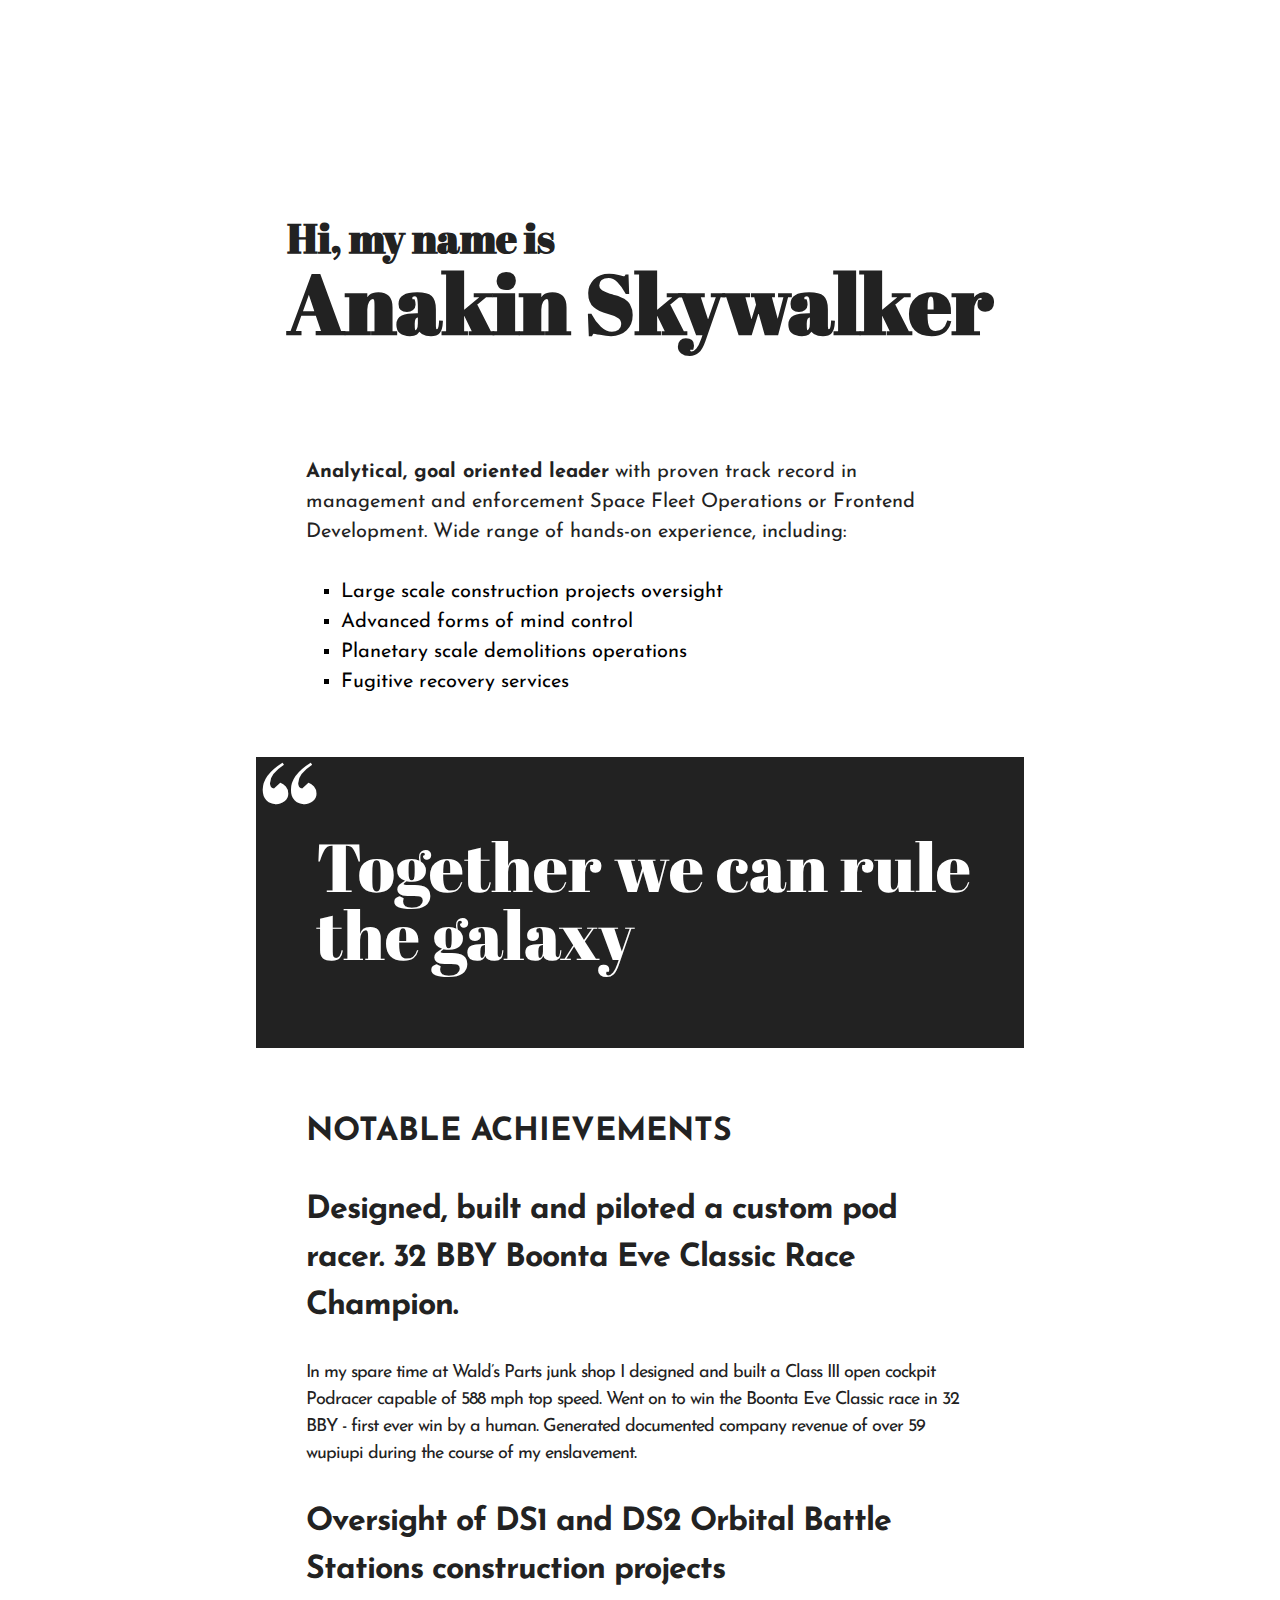
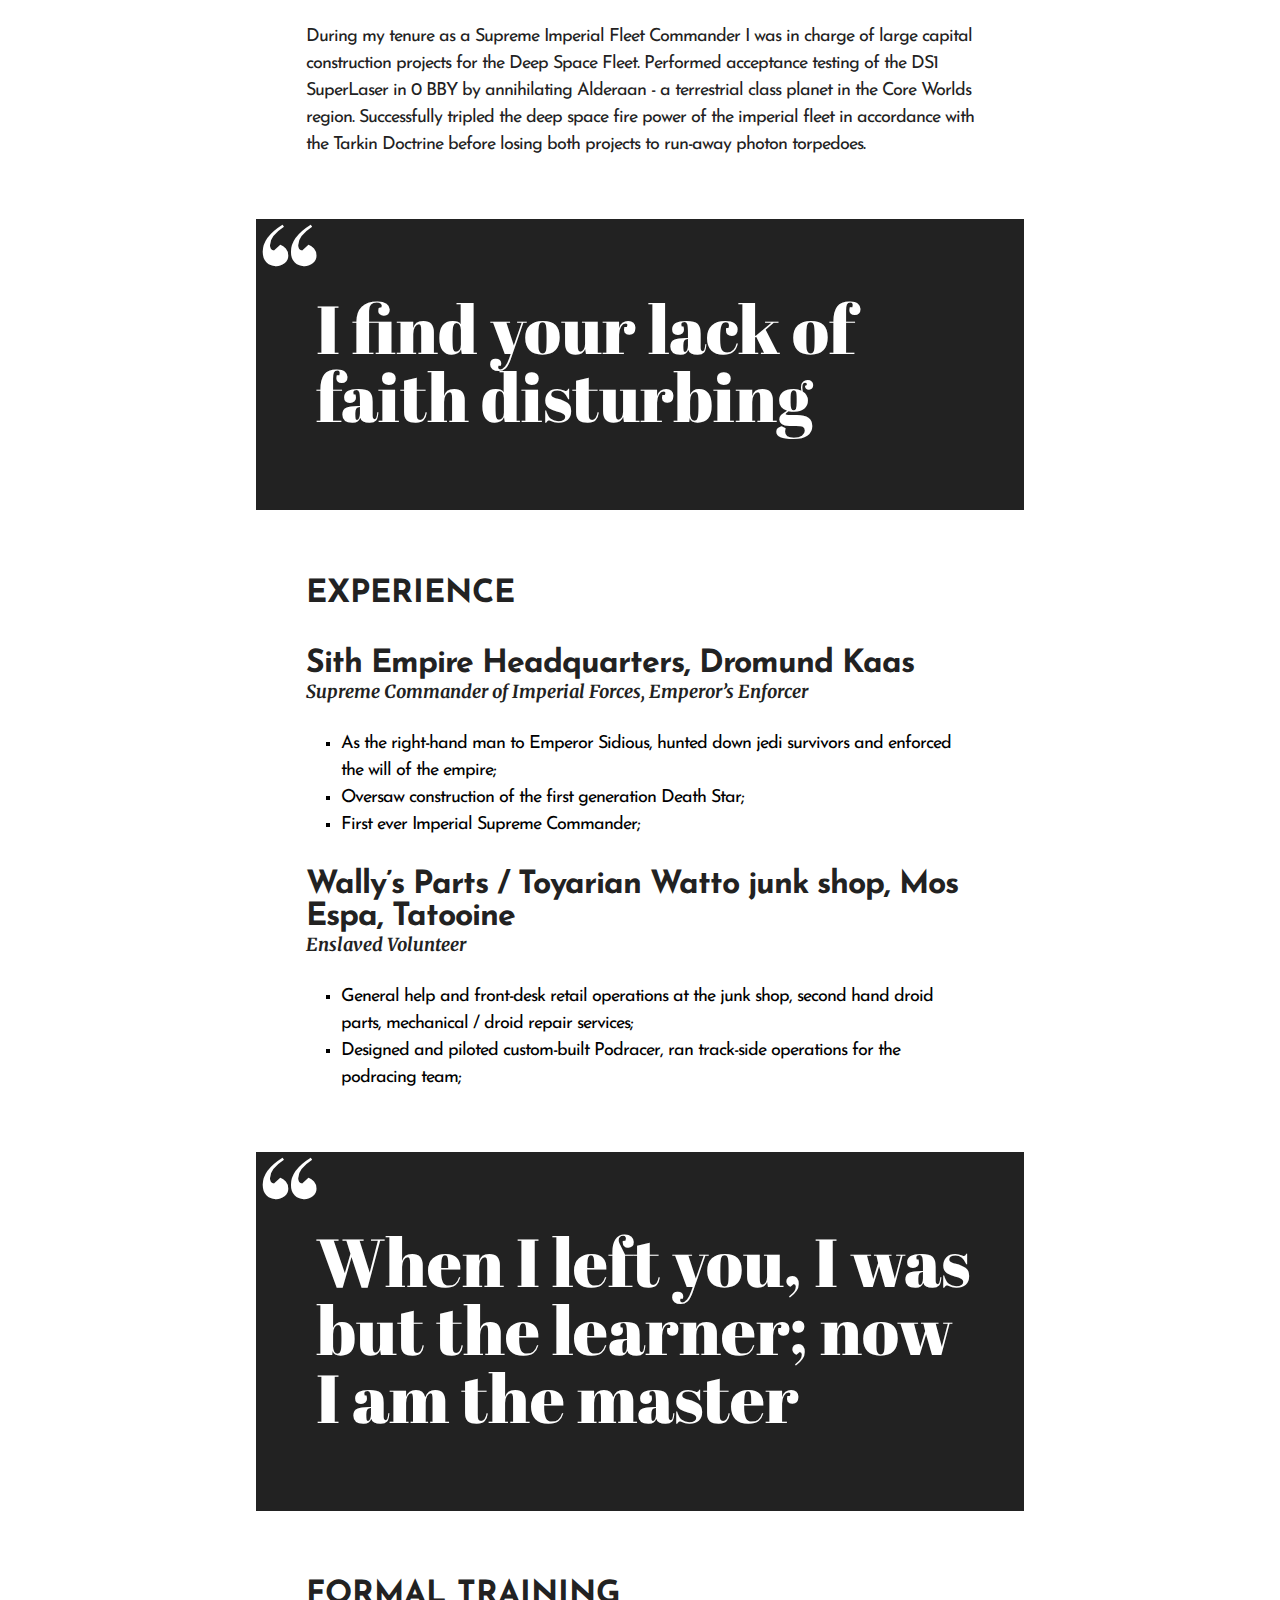
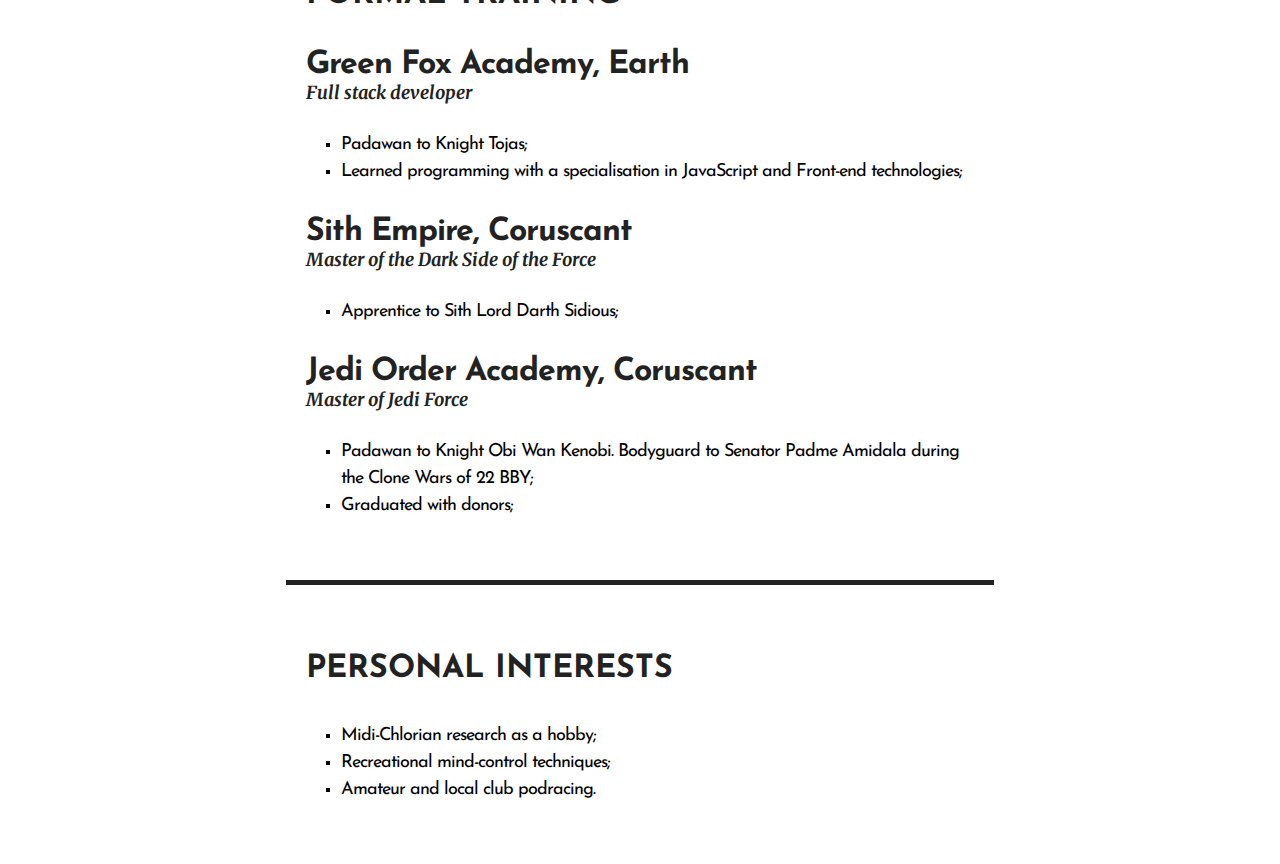
<file: anakin/index.html>
<!DOCTYPE html>
<html lang="en" >
<head>
  <meta charset="UTF-8">
  <title>CodePen - stayathome coding camp #3 - Anakin Skywalker - gyakorlás</title>
  <link href="https://fonts.googleapis.com/css2?family=Abril+Fatface&family=Josefin+Sans:wght@400;700&family=Merriweather:wght@400;700&display=swap" rel="stylesheet"><link rel="stylesheet" href="./style.css">

</head>
<body>
<!-- partial:index.partial.html -->
<header>
  <div class="header-text">
    <h2 class="iam">Hi, my name is</h2>
    <h1 class="name">Anakin Skywalker</h1>
  </div>
</header>
<main class="main-content">
  
  <section class="szakasz">
    <p>
      <span class="bold">Analytical, goal oriented leader</span>
      with proven track record in management and enforcement Space Fleet Operations or Frontend Development. Wide range of hands-on experience, including:
    </p>
    <ul>
      <li>Large scale construction projects oversight</li>
      <li>Advanced forms of mind control</li>
      <li>Planetary scale demolitions operations</li>
      <li>Fugitive recovery services</li>
    </ul>
  </section>
  
  <blockquote>
    Together we can rule the galaxy
  </blockquote>
  
  <section class="szakasz">
    <p class="h1 bold">Notable achievements</p>
    <p class="h2 bold">Designed, built and piloted a custom pod racer. 32 BBY Boonta Eve Classic Race Champion.</p>
    <p class="h2 small">
      In my spare time at Wald’s Parts junk shop I designed and built a Class III open cockpit Podracer capable of 588 mph top speed. Went on to win the Boonta Eve Classic race in 32 BBY - first ever win by a human. Generated documented company revenue of over 59 wupiupi during the course of my enslavement.
    </p>
    <p class="h2 bold">Oversight of DS1 and DS2 Orbital Battle Stations construction projects</p>
    <p class="h2 small">
      During my tenure as a Supreme Imperial Fleet Commander I was in charge of large capital construction projects for the Deep Space Fleet. Performed acceptance testing of the DS1 SuperLaser in 0 BBY by annihilating Alderaan - a terrestrial class planet in the Core Worlds region. Successfully tripled the deep space fire power of the imperial fleet in accordance with the Tarkin Doctrine before losing both projects to run-away photon torpedoes.
    </p>
  </section>
  
  <blockquote>
    I find your lack of faith disturbing
  </blockquote>
  
  <section class="szakasz">
    <p class="h1 bold">Experience</p>
    <p class="h2 bold lowergap">Sith Empire Headquarters, Dromund Kaas</p>
    <p class="sub bold lowergap">Supreme Commander of Imperial Forces, Emperor’s Enforcer</p>
    <ul class="h2 small">
      <li>As the right-hand man to Emperor Sidious, hunted down jedi survivors and enforced the will of the empire;</li>
      <li>Oversaw construction of the first generation Death Star;</li>
      <li>First ever Imperial Supreme Commander;</li>
    </ul>
    <p class="h2 bold lowergap">Wally’s Parts / Toyarian Watto junk shop, Mos Espa, Tatooine</p>
    <p class="sub bold lowergap">Enslaved Volunteer</p>
    <ul class="h2 small">
      <li>General help and front-desk retail operations at the junk shop, second hand droid parts, mechanical / droid repair services;</li>
      <li>Designed and piloted custom-built Podracer, ran track-side operations for the podracing team;</li>
    </ul>
  </section>
  
  <blockquote>
    When I left you, I was but the learner; now I am the master
  </blockquote>
  
  <section class="szakasz">
    <p class="h1 bold">Formal training</p>
    <p class="h2 bold lowergap">Green Fox Academy, Earth</p>
    <p class="sub bold lowergap">Full stack developer</p>
    <ul class="h2 small">
      <li>Padawan to Knight Tojas;</li>
      <li>Learned programming with a specialisation in JavaScript and Front-end technologies;</li>
    </ul>
    <p class="h2 bold lowergap">Sith Empire, Coruscant</p>
    <p class="sub bold lowergap">Master of the Dark Side of the Force</p>
    <ul class="h2 small">
      <li>Apprentice to Sith Lord Darth Sidious;</li>
    </ul>
    <p class="h2 bold lowergap">Jedi Order Academy, Coruscant</p>
    <p class="sub bold lowergap">Master of Jedi Force</p>
    <ul class="h2 small">
      <li>Padawan to Knight Obi Wan Kenobi. Bodyguard to Senator Padme Amidala during the Clone Wars of 22 BBY;</li>
      <li>Graduated with donors;</li>
    </ul>
  </section>
  <hr>
  <section class="szakasz">
    <p class="h1 bold">Personal interests</p>
    <ul class="h2 small">
      <li>Midi-Chlorian research as a hobby;</li>
      <li>Recreational mind-control techniques;</li>
      <li>Amateur and local club podracing.</li>
    </ul>
  </section>
</main>
<!-- partial -->
  
</body>
</html>
</file>
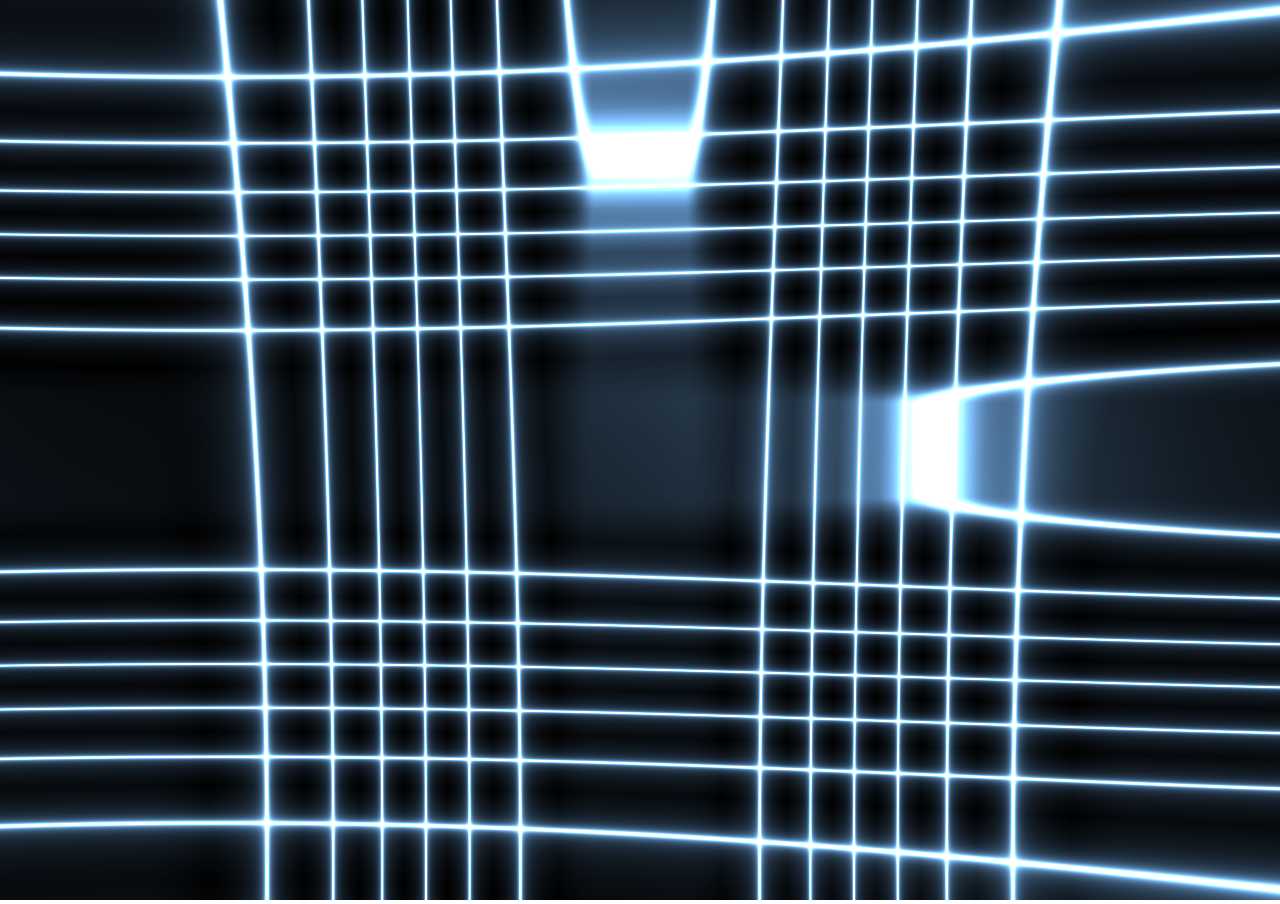
<file: futuristic-grid/index.html>
<!DOCTYPE html>
<html >
  <head>
    <meta charset="UTF-8">
    <title>Futuristic grid2</title>
    
    
    
    
        <style>
      /* NOTE: The styles were added inline because Prefixfree needs access to your styles and they must be inlined if they are on local disk! */
      * {
  margin: 0;
  padding: 0;
}
    </style>

    
        <script src="js/prefixfree.min.js"></script>

    
  </head>

  <body>

    <script id="sf" type="x-shader/x-fragment">
#ifdef GL_ES
precision mediump float;
#endif

float hash (float v) {
  return smoothstep(0.1, 0.9, abs(sin(v))) * 20.0;
}

uniform float time;
uniform vec2 mouse;  
uniform vec2 resolution;

void main(void) {
    vec2 q = gl_FragCoord.xy / resolution.xy;
    vec2 p = -1.0 + 2.0 * q;		
    p.x *= resolution.x / resolution.y;	
    	
    vec3 col = vec3(0.2, 0.3, 0.4);
    vec3 c = vec3(0.0);	
    c += col / (abs(tan(hash(p.x) + cos(time + p.y) + mouse.y * 10.0))); 
    c += col / (abs(tan(hash(p.y) + cos(time + p.x) + mouse.x * 10.0)));
    c /= 5.0;	
	
    gl_FragColor = vec4(c, 1.0);
}
</script>
<script id="sv" type="x-shader/x-vertex">
  attribute vec4 vPosition;
  void main (void) {
  gl_Position = vPosition;
  }
</script>
<canvas></canvas>
    
        <script src="js/index.js"></script>

    
    
    
  </body>
</html>
</file>
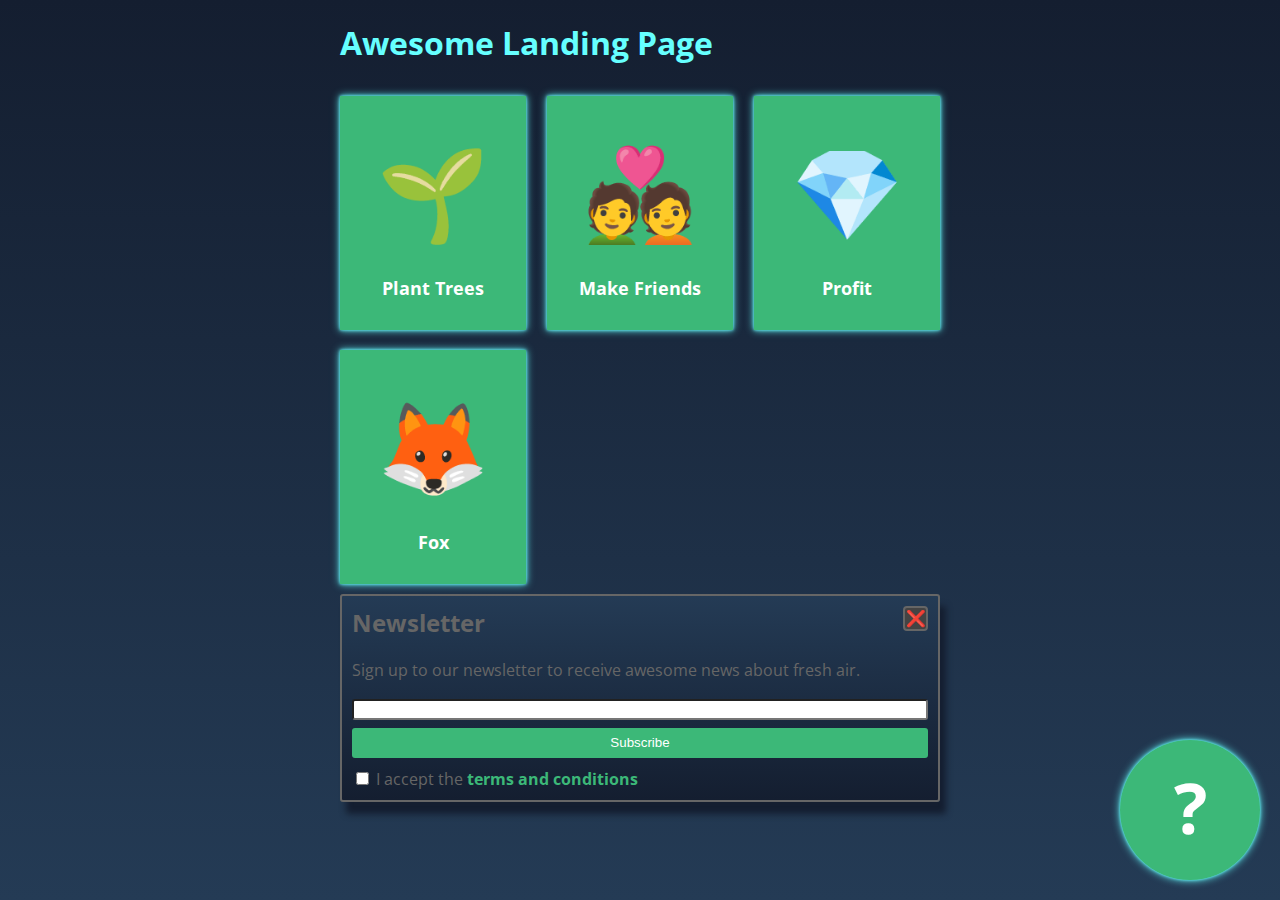
<file: landing-page/index.html>
<!DOCTYPE html>
<html lang="en" >
<head>
  <meta charset="UTF-8">
  <title>CodePen - stayathome coding camp #2 - oktatás</title>
  <link href="https://fonts.googleapis.com/css2?family=Open+Sans:wght@300;700&display=swap" rel="stylesheet">
  <link rel="stylesheet" href="./style.css">

</head>
<body>
<!-- partial:index.partial.html -->
<main>
  <h1>Awesome Landing Page</h1>
  <div class="key-features">
    <div class="feature">
      <p class="fox">&#127793</p>
      <p>Plant Trees</p>
    </div>
    <div class="feature">
      <p class="fox">&#128145</p>
      <p>Make Friends</p>
    </div>
    <div class="feature">
      <p class="fox">&#128142</p>
      <p>Profit</p>
    </div>
    <div class="feature">
      <p class="fox">&#129418</p>
      <p>Fox</p>
    </div>
  </div>
  <form class="newsletter-form">
    <h2 class=>Newsletter</h2>
    <p>Sign up to our newsletter to receive awesome news about fresh air.</p>
    <div>
      <input type="email"><br>
    </div>
    <div>
      <input type="submit" value="Subscribe">
    </div>
    <input type="checkbox" id="tac">
    <label for="tac">
      I accept the <a href="http://example.org/" target="_blank">terms and conditions</a>
    </label>
    <div class="exit-button">&#10060</div>
  </form>
  <a href="http://example.org/" class="question-button">?</a>
</main>
<!-- partial -->
  
</body>
</html>
</file>
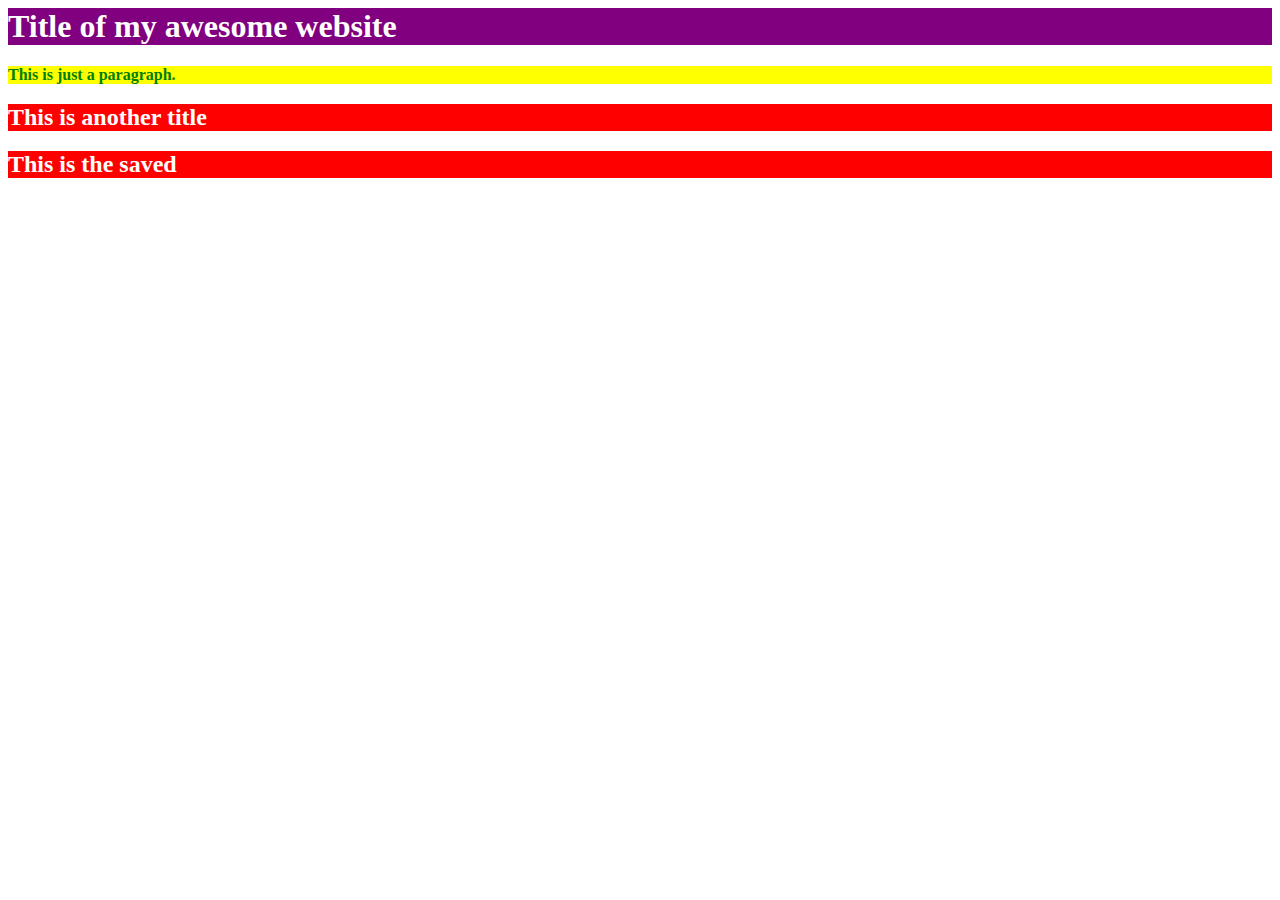
<file: practice-first/index.html>
<html>
  <head>
    <title>Third material review</title>
    <link rel="stylesheet" href="style.css">
    <meta name="charset" value="utf-8">
  </head>
  <body>
    <h1>Title of my awesome website</h1>
    <p>This is just a paragraph.</p>
    <h2>This is another title</h2>
    <h2>This is the saved</h2>
  </body>
</html>
</file>
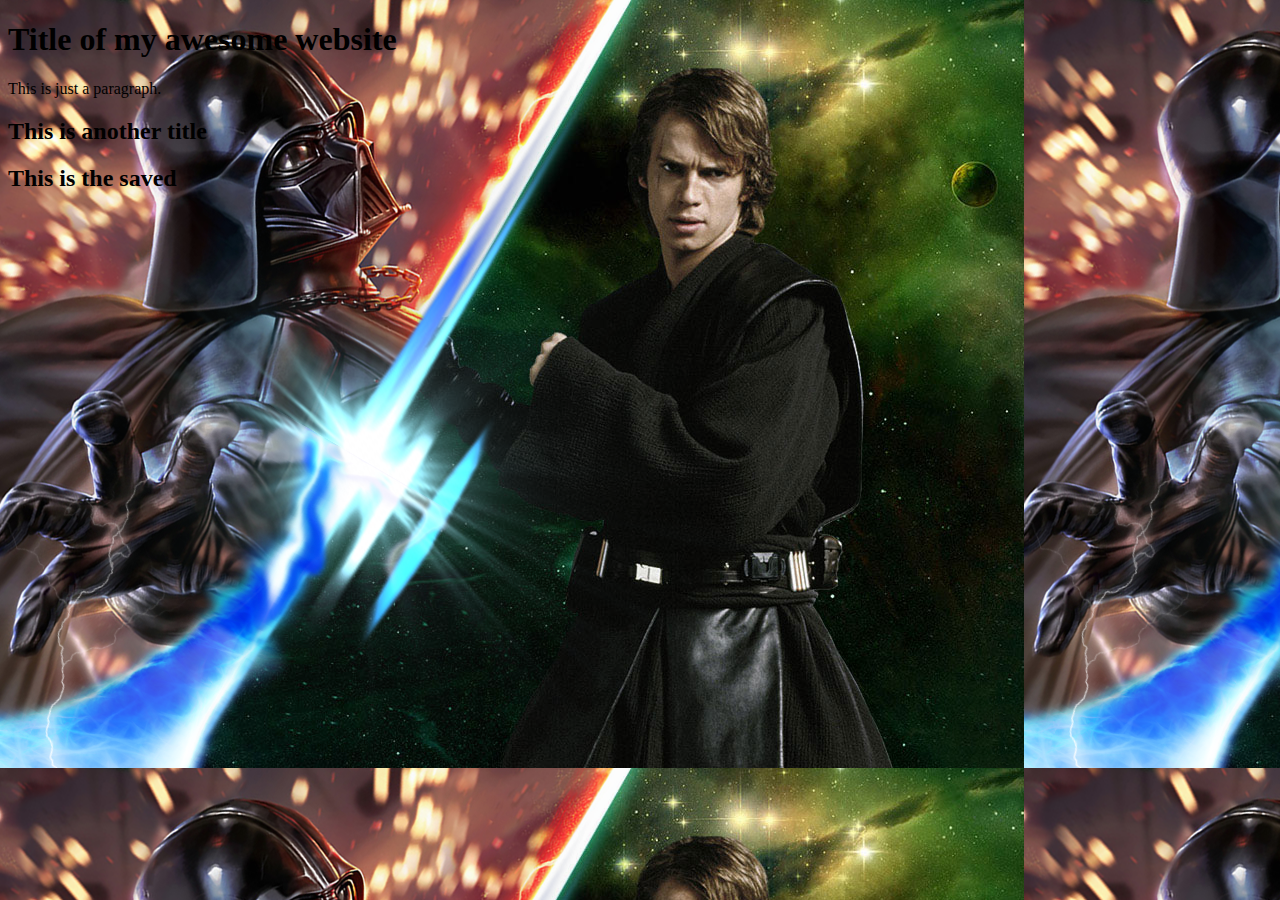
<file: practice-second/index.html>
<!DOCTYPE html>
<html lang="en">
<head>
  <meta charset="UTF-8">
  <meta name="viewport" content="width=device-width, initial-scale=1.0">
  <link rel="stylesheet" type="text/css" href="style.css">
  <title>Gyakorlás</title>
</head>
<body>
  <h1>Title of my awesome website</h1>
  <p>This is just a paragraph.</p>
  <h2>This is another title</h2>
  <h2>This is the saved</h2>
</body>
</html>
</file>
<file: anakin/style.css>
* {
  margin: 0;
  padding: 0;
}

header, blockquote {
  font-family: 'Abril Fatface', cursive;
}

header {
  color: #222;
  background-image: url("http://stayathome-syllabus.greenfox.academy/week01/assets/first-website-header.png");
  background-size: cover;
  background-size: 100% 100%;
  background-repeat: no-repeat;
  width: 100%;
  height: calc(100vw * 0.31);
  display: flex;
  align-items: flex-end;
  justify-content: center;
}

.name {
  font-size: 6.5vw;
  margin-bottom: 8%;
  line-height: 90%;
}

.iam {
  font-size: 3.2vw;
}

blockquote {
  background: #222;
  color: white;
  font-size: 68px;
  padding: 75px 50px 80px 60px;
  line-height: 1em;
  position: relative;
}

blockquote::before {
  content:'\201C';
  position: absolute;
  top: 0px;
  left: 0px;
  margin-top: 28px;
  font-size: 150px;
}

p {
  font-family: 'Josefin Sans', sans-serif;
  color: #222;
  font-size: 20px;
  line-height: 1.5em;
  margin: 30px 50px 30px;
}

ul {
  font-family: 'Josefin Sans', sans-serif;
  list-style: square;
  font-size: 20px;
  line-height: 1.5em;
  margin: 30px 50px 30px;
  padding-left: 35px;
}

.sub {
  font-family: 'Merriweather', serif;
  font-size: 18px;
  font-style: italic;
}

.main-content {
  width: 60%;
  margin: auto;
}

.szakasz {
  margin: 60px 0 60px;
}

.bold {
  font-weight: bold;
}

.h1, .h2 {
  font-size: 2em;
}

.h1 {
  text-transform: uppercase;
}

.h2 {
  letter-spacing: -1px;
}

.small {
  font-size: 18px;
}

.lowergap {
  margin-top: 3px;
  margin-bottom: 3px;
  line-height: 1em;
}

hr {
  width: calc(100% - 60px);
  margin: auto;
  height: 5px;
  background: #222;
  border: 0;
}

/*
font-family: 'Abril Fatface', cursive;
font-family: 'Josefin Sans', sans-serif;
font-family: 'Merriweather', serif;
*/
</file>
<file: landing-page/style.css>
html {
  height: 100%;
}

body {
  font-family: 'Open Sans', sans-serif;
  background: linear-gradient(#141e30, #243b55);
}

main {
  width: 600px;
  margin: 0 auto;
}

h1 {
  color: #66ffff;
}

.newsletter-form {
  color: #666666;
  border: 2px solid #666666;
  padding: 10px;
  border-radius: 3px;
  box-shadow: 6px 12px 6px #141e30;
  position: relative;
  background: linear-gradient(#243b55, #141e30);
}

h2 {
  margin-top: 0;
}

a {
  color: #3cb878;
  text-decoration-line: none;
  font-weight: bold;
}

a:hover {
  color: white;
  text-shadow: 0 0 2px #66ffff,
               0 0 4px #66ffff,
               0 0 8px #66ffff,
               0 0 12px #66ffff;
}

input[type="email"] {
  width: 100%;
  box-sizing: border-box;
  color: #666666;
  border-radius: 3px;
  margin: 0 0 8px;
}

input[type="submit"] {
  width: 100%;
  box-sizing: border-box;
  color: white;
  background: #3cb878;
  border: 0;
  height: 30px;
  border-radius: 3px;
  margin: 0 0 10px;
  cursor: pointer;
}

.exit-button {
  position: absolute;
  top: 10px;
  right: 10px;
  width: 21px;
  height: 21px;
  padding: 0;
  text-align: center;
  line-height: 20px;
  cursor: pointer;
  background: #444444;
  border: 2px solid #666666;
  border-radius: 4px;
}

.question-button {
  position: fixed;
  bottom: 20px;
  right: 20px;
  padding: 20px;
  width: 100px;
  height: 100px;
  color: white;
  font-size: 70px;
  line-height: 95px;
  text-align: center;
  border-radius: 50%;
  background: #3cb878;
  z-index: 999;
  cursor: pointer;
}

.question-button, .feature {
  box-shadow: 0 0 3px #66ffff,
              0 0 8px #66ffff;
}

.question-button:hover {
  box-shadow: 0 0 3px #66ffff,
              0 0 6px #66ffff,
              0 0 9px #66ffff,
              0 0 12px #66ffff;
}

.key-features {
  display: flex;
  justify-content: space-between;
  flex-wrap: wrap;
  align-items: stretch;
}

.feature {
  background: #3cb878;
  padding: 30px;
  margin: 10px 0;
  width: 21%;
}

.feature p {
  color: white;
  font-size: 18px;
  font-weight: bold;
  margin-bottom: 0;
  text-align: center;
}

.feature p.fox {
  font-size: 90px;
  line-height: 90px;
  margin-top: 20px;
  margin-bottom: 40px;
}
</file>
<file: practice-first/style.css>
h1 {
  background: purple;
  color: white;
}

h2 {
  background: red;
  color: white;
}

p {
  background: yellow;
  color: green;
  font-weight: bold;
}
</file>
<file: practice-second/style.css>
body {
  background: url("./images/anakin-vader.png");
}
</file>
